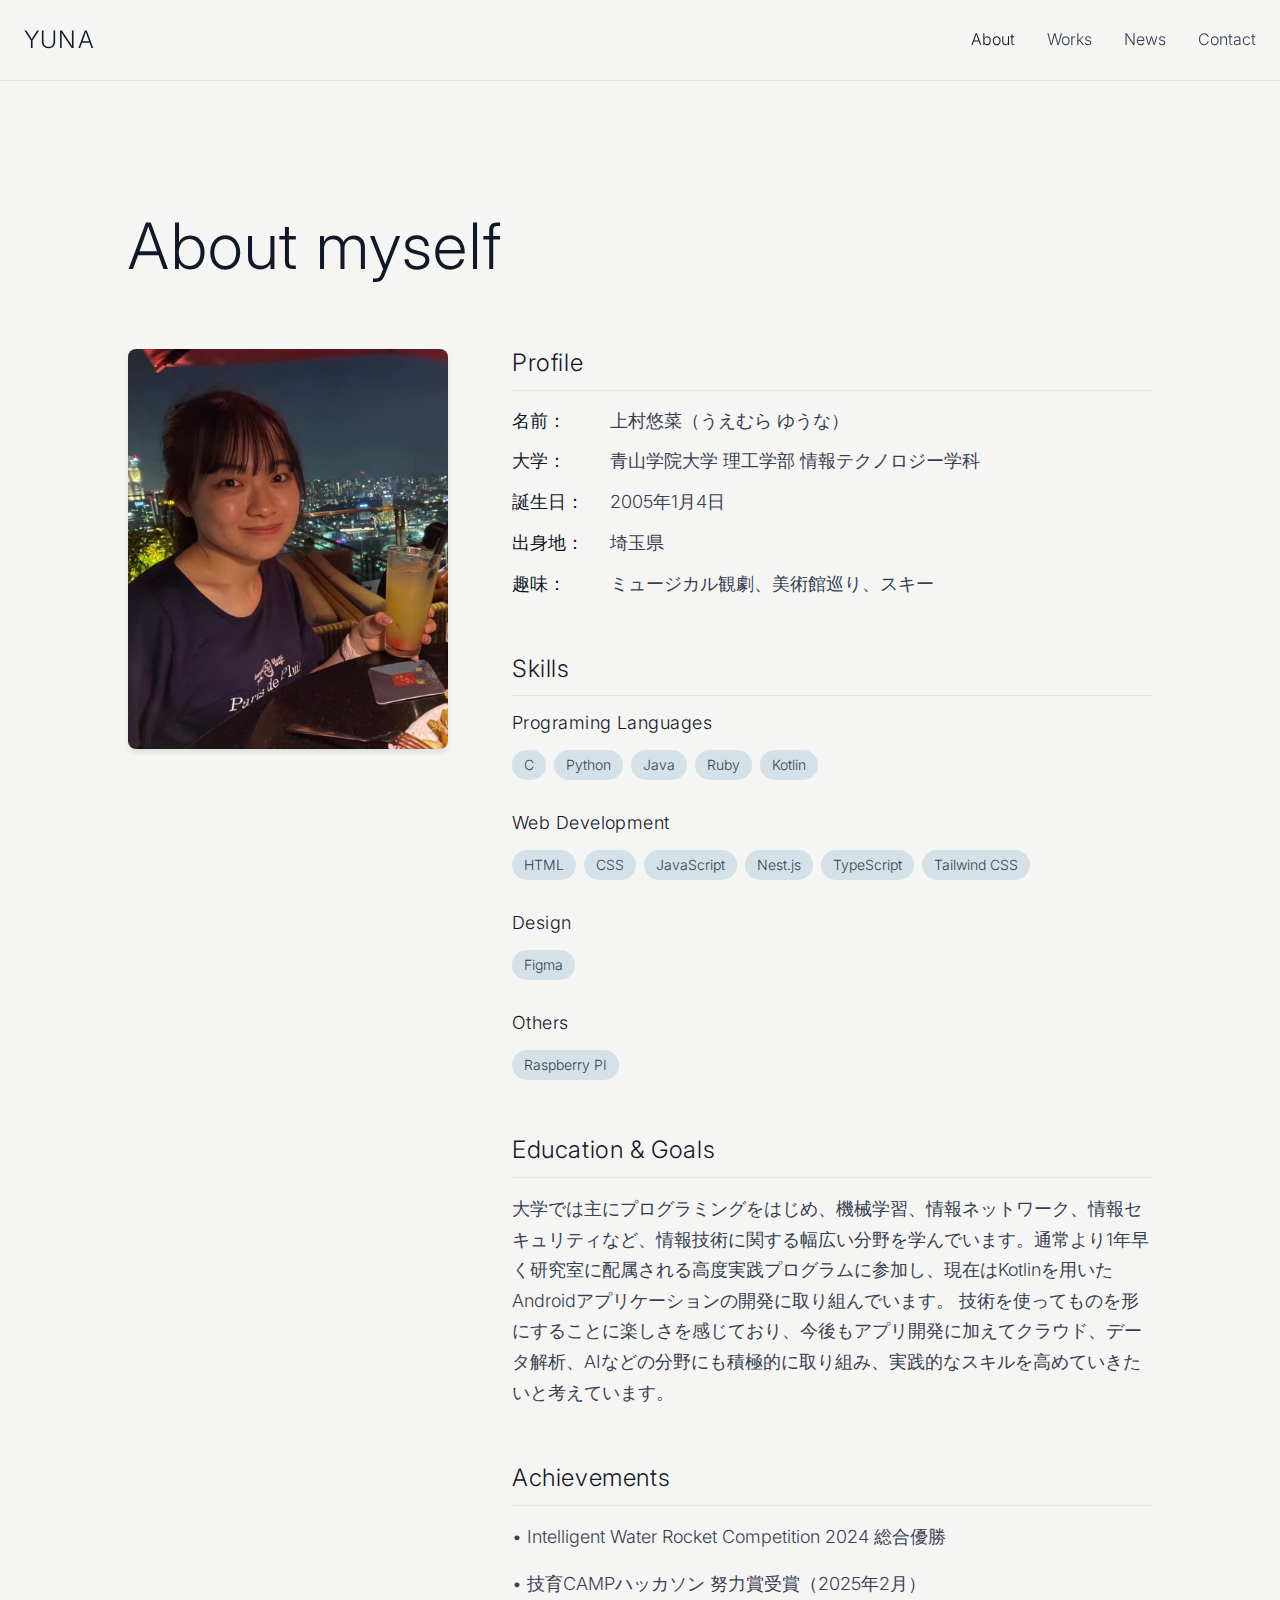
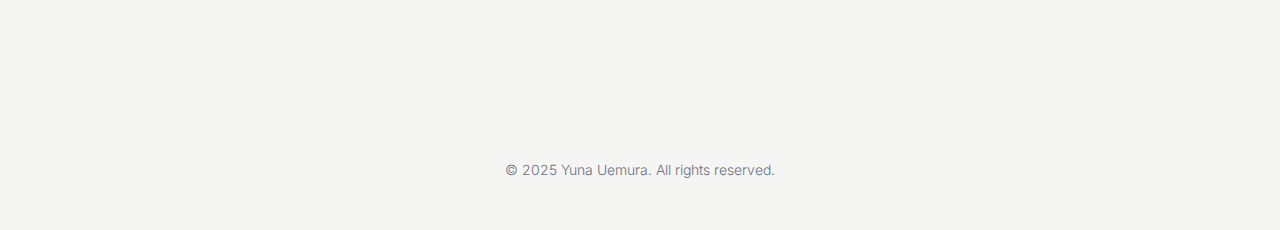
<file: about.html>
<!DOCTYPE html>
<html lang="ja">
<head>
    <meta charset="UTF-8">
    <meta name="viewport" content="width=device-width, initial-scale=1.0">
    <title>自己紹介 - 上村悠菜</title>
    <meta name="description" content="上村悠菜の詳細なプロフィール、スキル、学習目標について">
    
    <!-- Favicon -->
    <link rel="icon" href="favicon.ico" type="image/x-icon">
    <link rel="apple-touch-icon" href="apple-touch-icon.png">
    
    <!-- Google Fonts -->
    <link rel="preconnect" href="https://fonts.googleapis.com">
    <link rel="preconnect" href="https://fonts.gstatic.com" crossorigin>
    <link href="https://fonts.googleapis.com/css2?family=Inter:wght@300;400;500;600&display=swap" rel="stylesheet">
    
    <!-- CSS -->
    <link rel="stylesheet" href="styles.css">
</head>
<body>
    <!-- Header Placeholder -->
    <div id="header-placeholder"></div>

    <!-- Main Content -->
    <main>
        <section class="page-section">
            <div class="container">
                <h1 class="page-title">About myself</h1>
                
                <div class="about-detail-grid">
                    <div class="profile-image">
                        <img src="images/yuna.jpg" alt="上村悠菜のプロフィール写真" class="profile-image-about">
                    </div>
                    
                    <div class="profile-content">
                        <div class="profile-section">
                            <h2 class="profile-section-title">Profile</h2>
                            <div class="profile-items">
                                <div class="profile-item">
                                  <span class="profile-label">名前：</span>
                                  <span class="profile-value">上村悠菜（うえむら ゆうな）</span>
                                </div>
                                <div class="profile-item">
                                  <span class="profile-label">大学：</span>
                                  <span class="profile-value">青山学院大学 理工学部 情報テクノロジー学科</span>
                                </div>
                                <div class="profile-item">
                                  <span class="profile-label">誕生日：</span>
                                  <span class="profile-value">2005年1月4日</span>
                                </div>
                                <div class="profile-item">
                                  <span class="profile-label">出身地：</span>
                                  <span class="profile-value">埼玉県</span>
                                </div>
                                <div class="profile-item">
                                  <span class="profile-label">趣味：</span>
                                  <span class="profile-value">ミュージカル観劇、美術館巡り、スキー</span>
                                </div>
                              </div>
                        </div>

                        <div class="profile-section">
                            <h2 class="profile-section-title">Skills</h2>
                            <div class="tech-stack">
                                <div class="tech-category">
                                    <h3 class="tech-category-title">Programing Languages</h3>
                                    <div class="tech-tags">
                                        <span class="tech-tag">C</span>
                                        <span class="tech-tag">Python</span>
                                        <span class="tech-tag">Java</span>
                                        <span class="tech-tag">Ruby</span>
                                        <span class="tech-tag">Kotlin</span>
                                    </div>
                                </div>
                                <div class="tech-category">
                                    <h3 class="tech-category-title">Web Development</h3>
                                    <div class="tech-tags">
                                        <span class="tech-tag">HTML</span>
                                        <span class="tech-tag">CSS</span>
                                        <span class="tech-tag">JavaScript</span>
                                        <span class="tech-tag">Nest.js</span>
                                        <span class="tech-tag">TypeScript</span>
                                        <span class="tech-tag">Tailwind CSS</span>
                                    </div>
                                </div>
                                <div class="tech-category">
                                    <h3 class="tech-category-title">Design</h3>
                                    <div class="tech-tags">
                                        <span class="tech-tag">Figma</span>
                                    </div>
                                </div>
                                <div class="tech-category">
                                    <h3 class="tech-category-title">Others</h3>
                                    <div class="tech-tags">
                                        <span class="tech-tag">Raspberry PI</span>
                                    </div>
                                </div>
                            </div>
                        </div>

                        <div class="profile-section">
                            <h2 class="profile-section-title">Education & Goals</h2>
                            <div class="profile-text">
                                <p>大学では主にプログラミングをはじめ、機械学習、情報ネットワーク、情報セキュリティなど、情報技術に関する幅広い分野を学んでいます。通常より1年早く研究室に配属される高度実践プログラムに参加し、現在はKotlinを用いたAndroidアプリケーションの開発に取り組んでいます。
                                    技術を使ってものを形にすることに楽しさを感じており、今後もアプリ開発に加えてクラウド、データ解析、AIなどの分野にも積極的に取り組み、実践的なスキルを高めていきたいと考えています。</p>
                            </div>
                        </div>

                        <div class="profile-section">
                            <h2 class="profile-section-title">Achievements</h2>
                            <div class="achievements-list">
                                <p>• Intelligent Water Rocket Competition 2024 総合優勝</p>
                                <p>• 技育CAMPハッカソン 努力賞受賞（2025年2月）</p>
                            </div>
                        </div>
                    </div>
                </div>
            </div>
        </section>
    </main>

    <!-- Footer Placeholder -->
    <div id="footer-placeholder"></div>

    <!-- JavaScript -->
    <script src="js/components.js"></script>
    <script src="js/script.js"></script>
</body>
</html>
</file>
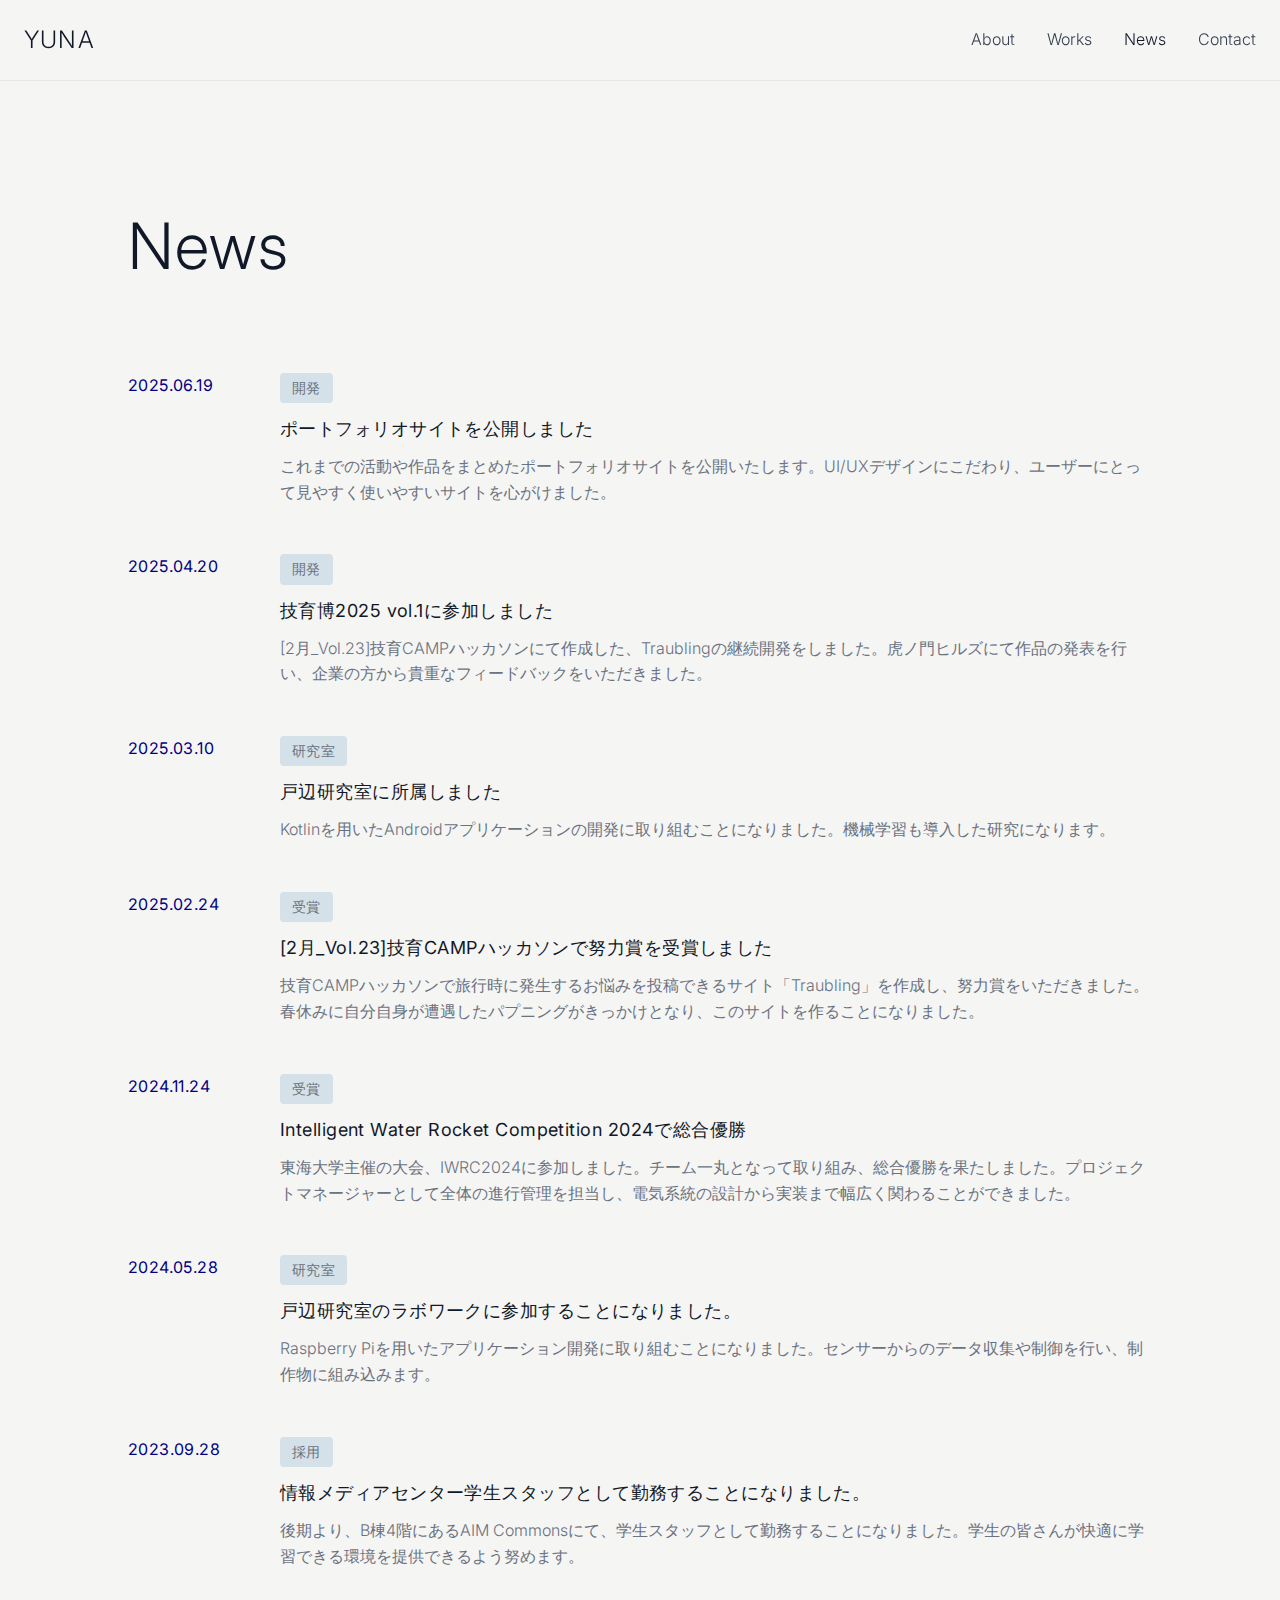
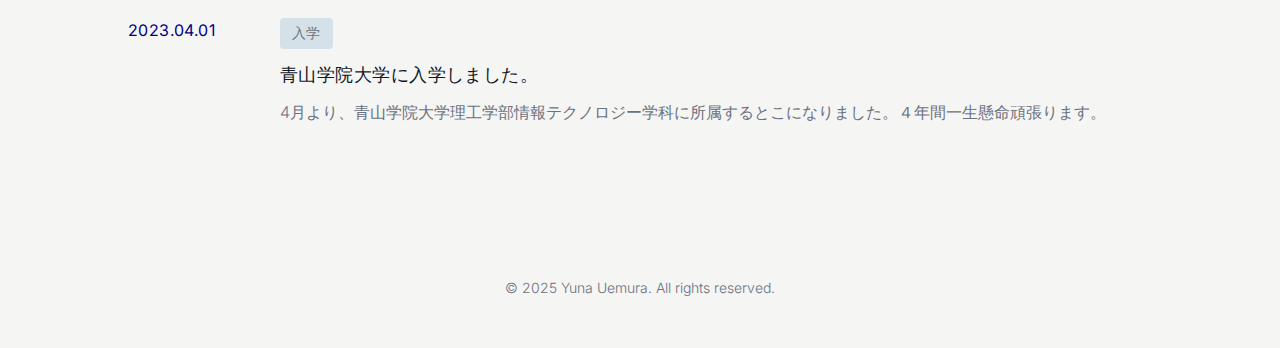
<file: news.html>
<!DOCTYPE html>
<html lang="ja">
<head>
    <meta charset="UTF-8">
    <meta name="viewport" content="width=device-width, initial-scale=1.0">
    <title>お知らせ - 上村悠菜</title>
    <meta name="description" content="上村悠菜の最新情報、受賞歴、活動報告">
    
    <!-- Favicon -->
    <link rel="icon" href="favicon.ico" type="image/x-icon">
    <link rel="apple-touch-icon" href="apple-touch-icon.png">
    
    <!-- Google Fonts -->
    <link rel="preconnect" href="https://fonts.googleapis.com">
    <link rel="preconnect" href="https://fonts.gstatic.com" crossorigin>
    <link href="https://fonts.googleapis.com/css2?family=Inter:wght@300;400;500;600&display=swap" rel="stylesheet">
    
    <!-- CSS -->
    <link rel="stylesheet" href="styles.css">
</head>
<body>
    <!-- Header Placeholder -->
    <div id="header-placeholder"></div>

    <!-- Main Content -->
    <main>
        <section class="page-section">
            <div class="container">
                <h1 class="page-title">News</h1>
                
                <div class="news-container">
                    <div class="news-list" id="news-container">
                        <!-- News items will be loaded here by JavaScript -->
                        <div class="loading-placeholder">お知らせを読み込み中...</div>
                    </div>
                </div>
            </div>
        </section>
    </main>

    <!-- Footer Placeholder -->
    <div id="footer-placeholder"></div>

    <!-- JavaScript -->
    <script src="js/components.js"></script>
    <script src="js/news.js"></script>
    <script src="js/script.js"></script>
</body>
</html>
</file>
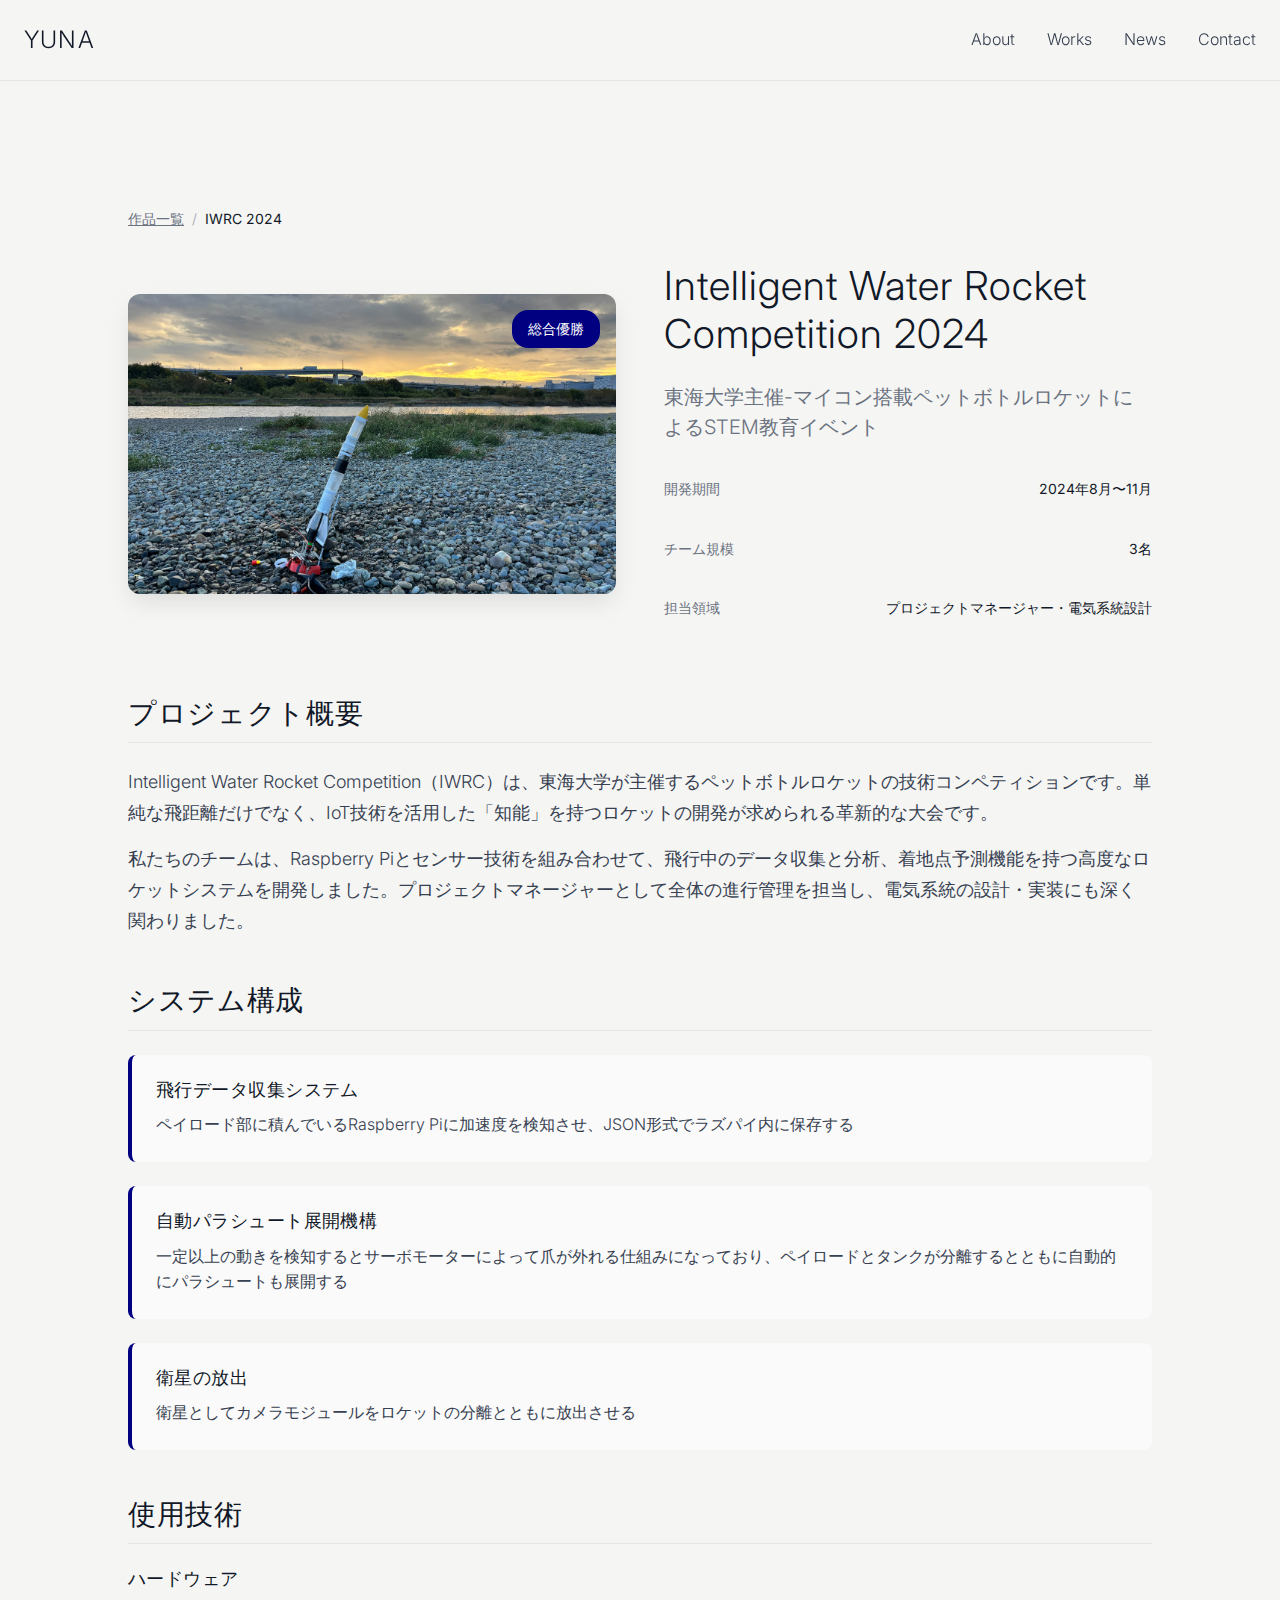
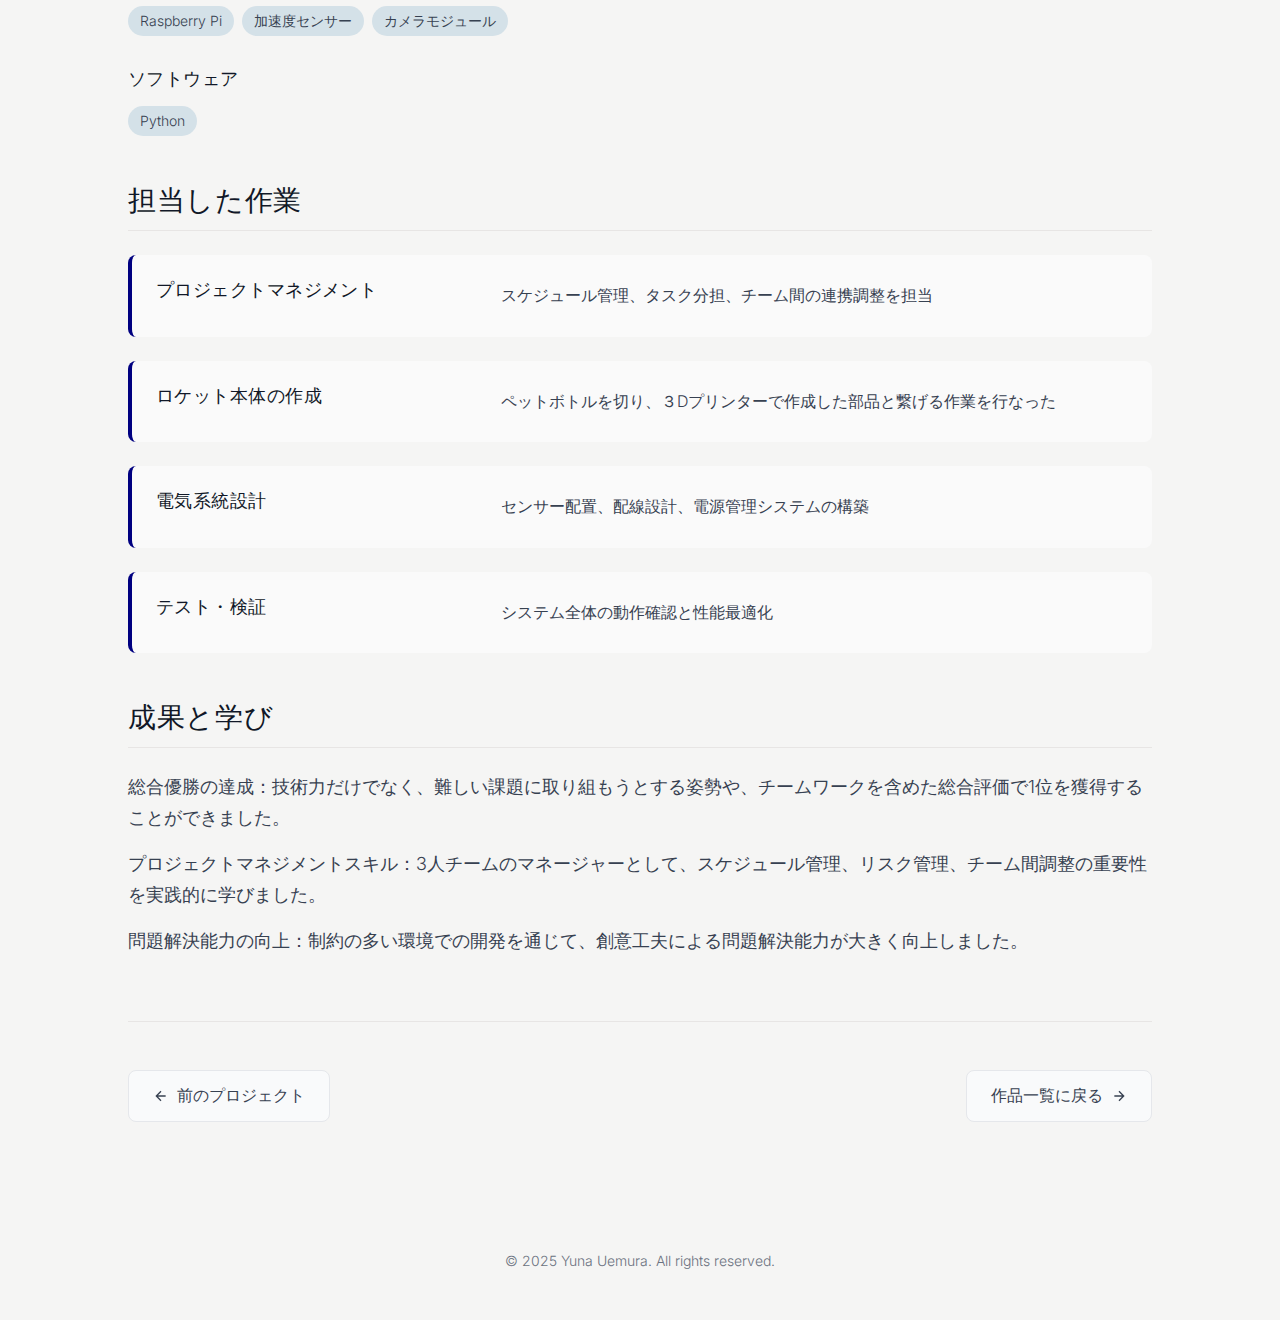
<file: project-iwrc.html>
<!DOCTYPE html>
<html lang="ja">
<head>
    <meta charset="UTF-8">
    <meta name="viewport" content="width=device-width, initial-scale=1.0">
    <title>Intelligent Water Rocket Competition - 上村悠菜</title>
    <meta name="description" content="東海大学主催ペットボトルロケットコンペティション総合優勝プロジェクト">
    
    <!-- Favicon -->
    <link rel="icon" href="favicon.ico" type="image/x-icon">
    <link rel="apple-touch-icon" href="apple-touch-icon.png">
    
    <!-- Google Fonts -->
    <link rel="preconnect" href="https://fonts.googleapis.com">
    <link rel="preconnect" href="https://fonts.gstatic.com" crossorigin>
    <link href="https://fonts.googleapis.com/css2?family=Inter:wght@300;400;500;600&display=swap" rel="stylesheet">
    
    <!-- CSS -->
    <link rel="stylesheet" href="styles.css">
</head>
<body>
    <!-- Header Placeholder -->
    <div id="header-placeholder"></div>

    <!-- Main Content -->
    <main>
        <section class="page-section">
            <div class="container">
                <!-- Breadcrumb -->
                <nav class="breadcrumb">
                    <a href="projects.html" class="breadcrumb-link">作品一覧</a>
                    <span class="breadcrumb-separator">/</span>
                    <span class="breadcrumb-current">IWRC 2024</span>
                </nav>

                <!-- Project Header -->
                <div class="project-header-section">
                    <div class="project-hero-image">
                        <img src="images/IWRC.JPG" alt="IWRCプロジェクト" class="project-hero-img">
                        <div class="project-status-badge">総合優勝</div>
                    </div>
                    <div class="project-hero-content">
                        <h1 class="project-hero-title">Intelligent Water Rocket Competition 2024</h1>
                        <p class="project-hero-subtitle">東海大学主催-マイコン搭載ペットボトルロケットによるSTEM教育イベント</p>
                        <div class="project-meta">
                            <div class="project-meta-item">
                                <span class="meta-label">開発期間</span>
                                <span class="meta-value">2024年8月〜11月</span>
                            </div>
                            <div class="project-meta-item">
                                <span class="meta-label">チーム規模</span>
                                <span class="meta-value">3名</span>
                            </div>
                            <div class="project-meta-item">
                                <span class="meta-label">担当領域</span>
                                <span class="meta-value">プロジェクトマネージャー・電気系統設計</span>
                            </div>
                        </div>
                    </div>
                </div>

                <!-- Project Content -->
                <div class="project-content-section">
                    <div class="project-section">
                        <h2 class="project-section-title">プロジェクト概要</h2>
                        <div class="project-text">
                            <p>Intelligent Water Rocket Competition（IWRC）は、東海大学が主催するペットボトルロケットの技術コンペティションです。単純な飛距離だけでなく、IoT技術を活用した「知能」を持つロケットの開発が求められる革新的な大会です。</p>
                            <p>私たちのチームは、Raspberry Piとセンサー技術を組み合わせて、飛行中のデータ収集と分析、着地点予測機能を持つ高度なロケットシステムを開発しました。プロジェクトマネージャーとして全体の進行管理を担当し、電気系統の設計・実装にも深く関わりました。</p>
                        </div>
                    </div>

                    <div class="project-section">
                        <h2 class="project-section-title">システム構成</h2>
                        <div class="feature-list">
                            <div class="feature-item">
                                <h3 class="feature-title">飛行データ収集システム</h3>
                                <p class="feature-description">ペイロード部に積んでいるRaspberry Piに加速度を検知させ、JSON形式でラズパイ内に保存する</p>
                            </div>
                            <div class="feature-item">
                                <h3 class="feature-title">自動パラシュート展開機構</h3>
                                <p class="feature-description">一定以上の動きを検知するとサーボモーターによって爪が外れる仕組みになっており、ペイロードとタンクが分離するとともに自動的にパラシュートも展開する</p>
                            </div>
                            <div class="feature-item">
                                <h3 class="feature-title">衛星の放出</h3>
                                <p class="feature-description">衛星としてカメラモジュールをロケットの分離とともに放出させる</p>
                            </div>
                        </div>
                    </div>

                    <div class="project-section">
                        <h2 class="project-section-title">使用技術</h2>
                        <div class="tech-stack">
                            <div class="tech-category">
                                <h3 class="tech-category-title">ハードウェア</h3>
                                <div class="tech-tags">
                                    <span class="tech-tag">Raspberry Pi</span>
                                    <span class="tech-tag">加速度センサー</span>
                                    <span class="tech-tag">カメラモジュール</span>
                                </div>
                            </div>
                            <div class="tech-category">
                                <h3 class="tech-category-title">ソフトウェア</h3>
                                <div class="tech-tags">
                                    <span class="tech-tag">Python</span>
                                </div>
                            </div>
                        </div>
                    </div>

                    <div class="project-section">
                        <h2 class="project-section-title">担当した作業</h2>
                        <div class="work-list">
                            <div class="work-item">
                                <h3 class="work-title">プロジェクトマネジメント</h3>
                                <p class="work-description">スケジュール管理、タスク分担、チーム間の連携調整を担当</p>
                            </div>
                            <div class="work-item">
                                <h3 class="work-title">ロケット本体の作成</h3>
                                <p class="work-description">ペットボトルを切り、３Dプリンターで作成した部品と繋げる作業を行なった</p>
                            </div>
                            <div class="work-item">
                                <h3 class="work-title">電気系統設計</h3>
                                <p class="work-description">センサー配置、配線設計、電源管理システムの構築</p>
                            </div>
                            <div class="work-item">
                                <h3 class="work-title">テスト・検証</h3>
                                <p class="work-description">システム全体の動作確認と性能最適化</p>
                            </div>
                        </div>
                    </div>

                    <div class="project-section">
                        <h2 class="project-section-title">成果と学び</h2>
                        <div class="project-text">
                            <p><strong>総合優勝の達成：</strong>技術力だけでなく、難しい課題に取り組もうとする姿勢や、チームワークを含めた総合評価で1位を獲得することができました。</p>
                            <p><strong>プロジェクトマネジメントスキル：</strong>3人チームのマネージャーとして、スケジュール管理、リスク管理、チーム間調整の重要性を実践的に学びました。</p>
                            <p><strong>問題解決能力の向上：</strong>制約の多い環境での開発を通じて、創意工夫による問題解決能力が大きく向上しました。</p>
                        </div>
                    </div>
                </div>

                <!-- Navigation -->
                <div class="project-navigation">
                    <a href="project-traubling.html" class="nav-button nav-back">
                        <svg class="nav-icon" width="16" height="16" viewBox="0 0 24 24" fill="none" stroke="currentColor" stroke-width="2">
                            <path d="M19 12H5M12 19l-7-7 7-7"/>
                        </svg>
                        前のプロジェクト
                    </a>
                    <a href="projects.html" class="nav-button nav-next">
                        作品一覧に戻る
                        <svg class="nav-icon" width="16" height="16" viewBox="0 0 24 24" fill="none" stroke="currentColor" stroke-width="2">
                            <path d="M5 12h14M12 5l7 7-7 7"/>
                        </svg>
                    </a>
                </div>
            </div>
        </section>
    </main>

    <!-- Footer Placeholder -->
    <div id="footer-placeholder"></div>

    <!-- JavaScript -->
    <script src="js/components.js"></script>
    <script src="js/script.js"></script>
</body>
</html>
</file>
<file: styles.css>
/* Reset and Base Styles */
* {
  margin: 0;
  padding: 0;
  box-sizing: border-box;
}

html {
  scroll-behavior: smooth;
}

body {
  font-family: "Inter", -apple-system, BlinkMacSystemFont, "Segoe UI", Roboto, sans-serif;
  font-weight: 300;
  line-height: 1.6;
  color: #374151;
  background-color: #f5f5f4;
  min-height: 100vh;
  display: flex;
  flex-direction: column;
}

/* Typography */
h1,
h2,
h3,
h4,
h5,
h6 {
  font-weight: 300;
  letter-spacing: 0.025em;
  line-height: 1.2;
}

a {
  text-decoration: none;
  color: inherit;
  transition: all 0.3s ease;
}

/* Header */
.header {
  position: fixed;
  top: 0;
  left: 0;
  right: 0;
  background-color: rgba(245, 245, 244, 0.9);
  backdrop-filter: blur(8px);
  z-index: 1000;
  border-bottom: 1px solid #e7e5e4;
}

.header-container {
  max-width: 1280px;
  margin: 0 auto;
  padding: 0 1.5rem;
  display: flex;
  justify-content: space-between;
  align-items: center;
  height: 5rem;
}

.logo {
  font-size: 1.5rem;
  font-weight: 300;
  color: #111827;
  letter-spacing: 0.05em;
}

.nav {
  display: flex;
  gap: 2rem;
}

.nav-link {
  font-size: 1rem;
  font-weight: 300;
  color: #374151;
  transition: color 0.3s ease;
}

.nav-link:hover,
.nav-link.active {
  color: #111827;
}

.menu-toggle {
  display: none;
  flex-direction: column;
  background: none;
  border: none;
  cursor: pointer;
  padding: 0.5rem;
}

.hamburger {
  width: 1.5rem;
  height: 2px;
  background-color: #374151;
  margin: 2px 0;
  transition: 0.3s;
}

/* Main Content */
main {
  flex: 1;
  padding-top: 5rem;
}

/* Hero Section */
.hero {
  min-height: 90vh;
  display: flex;
  align-items: center;
  justify-content: center;
}

.hero-container {
  max-width: 1280px;
  width: 100%;
  margin: 0 auto;
}

.hero-content {
  display: grid;
  grid-template-columns: 1fr 1fr;
  gap: 4rem;
  align-items: center;
}

.hero-title {
  font-size: 5rem;
  font-weight: 300;
  color: #111827;
  line-height: 1.1;
  margin-bottom: 2rem;
}

.hero-subtitle {
  display: flex;
  flex-direction: column;
  gap: 1rem;
  font-size: 1.125rem;
  color: #6b7280;
}

.hero-image {
  display: flex;
  justify-content: center;
}

/* Hero Image with Gradient Overlay */
.hero-image-container {
  position: relative;
  width: 100%;
  height: 24rem;
  border-radius: 0.5rem;
  overflow: hidden;
}

.profile-image-main {
  width: 100%;
  height: 100%;
  object-fit: cover;
  object-position: center;
}

.gradient-overlay {
  position: absolute;
  top: 0;
  left: 0;
  right: 0;
  bottom: 0;
  background: linear-gradient(to right, #f5f5f4 3%, rgba(245, 245, 244, 0.8) 5%, rgba(245, 245, 244, 0.4) 10%, transparent 100%);
  pointer-events: none;
}

/* Profile Images for other pages */
.profile-image-about {
  width: 100%;
  height: 25rem;
  object-fit: cover;
  object-position: center;
  border-radius: 0.5rem;
  box-shadow: 0 4px 6px -1px rgba(0, 0, 0, 0.1);
}

/* Work Images */
.work-image {
  width: 100%;
  height: 12rem;
  border-radius: 0.5rem;
  overflow: hidden;
}

.work-image-item {
  width: 100%;
  height: 100%;
  object-fit: cover;
  object-position: center;
}

/* スライド用アニメーション */
.slide {
  position: absolute;
  width: 100%;
  height: 100%;
  opacity: 0;
  transform: translateX(100%);
  transition: transform 0.6s ease, opacity 0.6s ease;
  z-index: 0;
}

.slide.active {
  opacity: 1;
  transform: translateX(0);
  z-index: 2;
}

.slide.prev {
  transform: translateX(-100%);
  opacity: 0;
  z-index: 1;
}

.slideshow-container {
  position: relative;
  width: 100%;
  height: 24rem; /* .hero-image-container と同じ高さ */
  overflow: hidden; /* これでスライドのはみ出しを隠す */
  border-radius: 0.5rem; /* 角丸も必要なら追加 */
}

/* Legacy image placeholder styles for fallback */
.image-placeholder {
  width: 100%;
  max-width: 28rem;
  height: 24rem;
  background-color: #e5e7eb;
  border-radius: 0.5rem;
  box-shadow: 0 10px 25px -3px rgba(0, 0, 0, 0.1);
  display: flex;
  align-items: center;
  justify-content: center;
  color: #6b7280;
  font-size: 1rem;
}

/* Sections */
.section {
  padding: 5rem 1.5rem;
  border-top: 1px solid #e7e5e4;
}

.container {
  max-width: 64rem;
  margin: 0 auto;
}

.section-title {
  font-size: clamp(2rem, 5vw, 4rem);
  font-weight: 300;
  color: #111827;
  margin-bottom: 1.5rem;
}

.section-header {
  display: flex;
  justify-content: space-between;
  align-items: flex-end;
  margin-bottom: 4rem;
}

/* About Section */
.text-content {
  display: flex;
  flex-direction: column;
  gap: 1rem;
  font-size: 1.125rem;
  color: #374151;
  line-height: 1.7;
  margin-bottom: 2rem;
}

.link-with-arrow {
  display: inline-flex;
  align-items: center;
  gap: 0.5rem;
  font-size: 1.125rem;
  color: #374151;
  transition: color 0.3s ease;
}

.link-with-arrow:hover {
  color: #111827;
}

.arrow-icon {
  transition: transform 0.3s ease;
}

.link-with-arrow:hover .arrow-icon {
  transform: translateX(0.25rem);
}

.about-info {
  display: flex;
  flex-direction: column;
  gap: 1.5rem;
}

.info-item{
  margin-bottom: 2rem;
}

.info-item h3 {
  font-size: 1.125rem;
  color: #111827;
  margin-bottom: 1rem;
}

.info-item p {
  color: #374151;
  line-height: 1.6;
}

.achievements {
  display: flex;
  flex-direction: column;
  gap: 0.5rem;
}

/* Works Section */
.works-list {
  display: flex;
  flex-direction: column;
  gap: 3rem;
}

.work-item {
  display: grid;
  grid-template-columns: 1fr 2fr;
  gap: 2rem;
  align-items: center;
  transition: opacity 0.3s ease;
}

.work-item:hover {
  opacity: 0.7;
}

.work-content {
  display: flex;
  flex-direction: column;
  gap: 1rem;
}

.work-header {
  display: flex;
  justify-content: space-between;
  align-items: baseline;
}

.work-title {
  font-size: 1.5rem;
  font-weight: 300;
  color: #111827;
  transition: text-decoration 0.3s ease;
}

.work-item:hover .work-title {
  text-decoration: underline;
}

.work-year {
  font-size: 1.125rem;
  color: #6b7280;
}

.work-description {
  font-size: 1.125rem;
  color: #374151;
  line-height: 1.6;
}

.work-achievement {
  font-size: 1rem;
  color: #6b7280;
  font-style: italic;
}

/* Contact Section */

.social-links {
  display: flex;
  gap: 1rem;
}

.social-link {
  color: #374151;
  font-size: 2rem;
  text-decoration: underline;
  transition: color 0.3s ease;
}

.social-link:hover {
  color: #111827;
}

/* Footer */
.footer {
  background-color: #f5f5f4;
  padding: 3rem 1.5rem;
  text-align: center;
}

.footer p {
  color: #6b7280;
  font-size: 0.875rem;
}

/* Page Styles */
.page-section {
  padding: 8rem 1.5rem 5rem;
}

.page-title {
  font-size: clamp(2.5rem, 6vw, 4rem);
  font-weight: 300;
  color: #111827;
  margin-bottom: 4rem;
}

/* Profile Styles */
.about-detail-grid {
  display: grid;
  grid-template-columns: 1fr 2fr;
  gap: 4rem;
}

.profile-content {
  display: flex;
  flex-direction: column;
  gap: 1.5rem;
}

.profile-section {
  display: flex;
  flex-direction: column;
  gap: 1rem;
  margin-bottom: 2rem;
}

.profile-section-title {
  font-size: 1.5rem;
  font-weight: 300;
  color: #111827;
  padding-bottom: 0.75rem;
  border-bottom: 1px solid #e7e5e4;
}

.profile-items {
  display: flex;
  flex-direction: column;
  gap: 0.75rem;
}

.profile-item {
  display: flex;
  flex-wrap: wrap;
  font-size: 1rem;
  line-height: 1.6;
}

.profile-label {
  font-weight: 400;
  margin-right: 0.5rem;
  font-size: 1.125rem;
  color: #111827; /* ダークグレー */
  min-width: 5em;
}

.profile-value {
  font-size: 1.125rem;
  color: #374151; /* やや薄めのグレー */
}

.profile-text {
  display: flex;
  flex-direction: column;
  gap: 1rem;
  font-size: 1.125rem;
  color: #374151;
  line-height: 1.7;
}

.skills-grid {
  display: grid;
  grid-template-columns: repeat(2, 1fr);
  gap: 2rem;
}

.skill-category {
  display: flex;
  flex-direction: column;
  gap: 1rem;
}

.skill-category h3 {
  font-size: 1.125rem;
  font-weight: 300;
  color: #111827;
}

.skill-category p {
  color: #374151;
  line-height: 1.6;
}

.achievements-list {
  display: flex;
  flex-direction: column;
  gap: 1rem;
  font-size: 1.125rem;
  color: #374151;
  line-height: 1.7;
}

/* Enhanced Contact Form Styles */
.contact-detail-grid {
  display: grid;
  grid-template-columns: 1fr 1fr;
  gap: 4rem;
}

.contact-form {
  display: flex;
  flex-direction: column;
  gap: 2rem;
}

.form-group {
  display: flex;
  flex-direction: column;
  gap: 0.5rem;
}

.form-label {
  font-size: 1rem;
  font-weight: 400;
  color: #374151;
  margin-bottom: 0.5rem;
}

.required {
  color: #ef4444;
  font-weight: 500;
}

.form-input,
.form-textarea {
  width: 100%;
  padding: 1rem;
  background: white;
  border: 1px solid #d1d5db;
  border-radius: 0.5rem;
  font-size: 1rem;
  font-weight: 300;
  color: #374151;
  transition: all 0.3s ease;
}

.form-input:focus,
.form-textarea:focus {
  outline: none;
  border-color: #000080;
  box-shadow: 0 0 0 3px rgba(61, 87, 217, 0.1);
  transform: translateY(-2px);
}

.form-input.error,
.form-textarea.error {
  border-color: #ef4444;
  box-shadow: 0 0 0 3px rgba(239, 68, 68, 0.1);
}

.form-input::placeholder,
.form-textarea::placeholder {
  color: #9ca3af;
}

.form-textarea {
  resize: vertical;
  min-height: 8rem;
}

.form-error {
  display: none;
  color: #ef4444;
  font-size: 0.875rem;
  margin-top: 0.25rem;
}

/* Checkbox Styles */
.checkbox-label {
  display: flex;
  align-items: flex-start;
  gap: 0.75rem;
  cursor: pointer;
  font-size: 0.875rem;
  line-height: 1.5;
}

.checkbox-label input[type="checkbox"] {
  display: none;
}

.checkmark {
  width: 1.25rem;
  height: 1.25rem;
  border: 2px solid #d1d5db;
  border-radius: 0.25rem;
  display: flex;
  align-items: center;
  justify-content: center;
  transition: all 0.3s ease;
  flex-shrink: 0;
  margin-top: 0.125rem;
}

.checkbox-label input[type="checkbox"]:checked + .checkmark {
  background-color: #000080;
  border-color: #000080;
}

.checkbox-label input[type="checkbox"]:checked + .checkmark::after {
  content: "✓";
  color: white;
  font-size: 0.875rem;
  font-weight: 600;
}

.checkbox-text {
  flex: 1;
}

.privacy-link {
  color: #000080;
  text-decoration: underline;
}

.privacy-link:hover {
  color: #000080;
}

/* Privacy Policy Modal */
.privacy-section {
  margin-bottom: 3rem;
}

.privacy-section-title {
  font-size: 1.4rem;
  font-weight: 500;
  margin-bottom: 1rem;
  border-left: 4px solid #4b5563;
  padding-left: 0.75rem;
  color: #222;
}

/* === 本文テキスト === */
.privacy-content-text p {
  margin-bottom: 1rem;
}

.privacy-intro{
  font-size: 1.1rem;
  margin-bottom: 1.1rem;
}

/* === リスト（番号付き/箇条書き） === */
.privacy-list {
  padding-left: 1.5rem;
  list-style-type: disc;
  margin-bottom: 1rem;
}

.privacy-sublist {
  padding-left: 1.5rem;
  list-style-type: circle;
  margin-top: 0.5rem;
}

.privacy-list li,
.privacy-sublist li {
  margin-bottom: 0.5rem;
}

/* === お問い合わせ先情報 === */
.contact-info-box {
  background-color: #fff;
  border: 1px solid #e5e7eb;
  border-radius: 8px;
  padding: 1rem;
  margin-top: 1rem;
  font-size: 0.95rem;
  line-height: 1.6;
  box-shadow: 0 1px 2px rgba(0,0,0,0.05);
}

.email-link {
  color: #2563eb;
  text-decoration: underline;
}

.email-link:hover {
  color: #1d4ed8;
}

/* === フッター部分 === */
.privacy-footer {
  text-align: right;
  font-size: 0.9rem;
  color: #444;
  margin-top: 2rem;
}

/* Submit Button */
.form-submit {
  align-self: flex-start;
  background-color: #000080;
  color: white;
  border: none;
  padding: 1rem 2rem;
  border-radius: 0.5rem;
  font-size: 1rem;
  font-weight: 400;
  cursor: pointer;
  transition: all 0.3s ease;
  display: flex;
  align-items: center;
  gap: 0.5rem;
  min-width: 150px;
  justify-content: center;
}

.form-submit:hover:not(:disabled) {
  transform: translateY(-2px);
  box-shadow: 0 4px 12px rgba(9, 122, 193, 0.3);
}

.form-submit:disabled {
  opacity: 0.7;
  cursor: not-allowed;
  transform: none;
}

.btn-loading {
  display: none;
  align-items: center;
  gap: 0.5rem;
}

.loading-spinner {
  width: 1rem;
  height: 1rem;
  border: 2px solid rgba(255, 255, 255, 0.3);
  border-top: 2px solid white;
  border-radius: 50%;
  animation: spin 1s linear infinite;
}

@keyframes spin {
  0% {
    transform: rotate(0deg);
  }
  100% {
    transform: rotate(360deg);
  }
}

/* Form Note */
.form-note {
  margin-top: 1rem;
  padding: 1rem;
  background: #f9fafb;
  border-radius: 0.5rem;
  font-size: 0.875rem;
  color: #6b7280;
  line-height: 1.5;
}

.email-link {
  color: #000080;
  text-decoration: underline;
}

.email-link:hover {
  color: #000080;
}

/* Message Styles */
.message {
  display: none;
  align-items: flex-start;
  gap: 1rem;
  padding: 1rem;
  border-radius: 0.5rem;
  margin-bottom: 2rem;
  animation: slideIn 0.3s ease-out;
}

.success-message {
  background: #f0fdf4;
  border: 1px solid #bbf7d0;
  color: #166534;
}

.error-message {
  background: #fef2f2;
  border: 1px solid #fecaca;
  color: #dc2626;
}

.message-icon {
  font-size: 1.5rem;
  font-weight: 600;
  flex-shrink: 0;
}

.message-content h3 {
  font-size: 1.125rem;
  font-weight: 500;
  margin-bottom: 0.25rem;
}

.message-content p {
  font-size: 0.875rem;
  line-height: 1.5;
}

@keyframes slideIn {
  from {
    opacity: 0;
    transform: translateY(-10px);
  }
  to {
    opacity: 1;
    transform: translateY(0);
  }
}

/* Response Info */
.response-info {
  display: flex;
  flex-direction: column;
  gap: 0.75rem;
}

.response-label {
  font-size: 1rem;
  color: #6b7280;
}

/* News Styles - Clean Design */
.news-container {
  max-width: 100%;
}

.news-list,
.news-preview-list {
  display: flex;
  flex-direction: column;
  gap: 0;
}

.news-item,
.news-preview-item {
  display: flex;
  align-items: flex-start;
  gap: 2rem;
  padding: 1.5rem 0;
  border-bottom: 1px solid #f3f4f6;
  transition: background-color 0.3s ease;
}

.news-item:hover,
.news-preview-item:hover {
  background-color: rgba(249, 250, 251, 0.5);
}

.news-item:last-child,
.news-preview-item:last-child {
  border-bottom: none;
}

.news-date {
  flex-shrink: 0;
  width: 120px;
}

.news-date time {
  font-size: 1rem;
  font-weight: 400;
  color: #000080;
  letter-spacing: 0.025em;
}

.news-content {
  flex: 1;
  display: flex;
  flex-direction: column;
  gap: 0.75rem;
}

.news-meta {
  display: flex;
  align-items: center;
  gap: 1rem;
}

.news-category {
  display: inline-block;
  padding: 0.25rem 0.75rem;
  background-color: #D4E1E8;
  color: #6b7280;
  font-size: 0.875rem;
  font-weight: 400;
  border-radius: 0.25rem;
  letter-spacing: 0.025em;
}

.news-title {
  font-size: 1.125rem;
  font-weight: 400;
  color: #111827;
  line-height: 1.5;
  letter-spacing: 0.025em;
  margin: 0;
}

.news-description {
  font-size: 1rem;
  color: #6b7280;
  line-height: 1.6;
  margin: 0;
}

/* News Preview Section */

.news-preview-list {
  background-color: white;
  border-radius: 0.5rem;
  padding: 1rem;
  box-shadow: 0 1px 3px 0 rgba(0, 0, 0, 0.1);
}

.news-preview-item {
  padding: 1rem 0;
}

.news-preview-item:first-child {
  padding-top: 0;
}

.news-preview-item:last-child {
  padding-bottom: 0;
}

/* Loading Placeholder */
.loading-placeholder {
  text-align: center;
  padding: 2rem;
  color: #9ca3af;
  font-style: italic;
}

/* Responsive Design */
@media (max-width: 768px) {
  .nav {
    display: none;
    position: absolute;
    top: 100%;
    left: 0;
    right: 0;
    background-color: #f5f5f4;
    flex-direction: column;
    padding: 1rem 1.5rem;
    border-top: 1px solid #e7e5e4;
  }

  .nav.active {
    display: flex;
  }

  .menu-toggle {
    display: flex;
  }

  .hero-content {
    grid-template-columns: 1fr;
    gap: 1rem;
    text-align: center;
  }

  .hero-image {
    order: -1;
  }

  .hero-image-container {
    height: 16rem;
  }

  .profile-image-about {
    height: 32rem;
  }

  .about-detail-grid,
  .contact-detail-grid {
    grid-template-columns: 1fr;
    gap: 2rem;
  }

  .work-item {
    grid-template-columns: 1fr;
    gap: 1rem;
  }

  .section-header {
    flex-direction: column;
    align-items: flex-start;
    gap: 1rem;
  }

  .work-header {
    flex-direction: column;
    align-items: flex-start;
    gap: 0.5rem;
  }

  .skills-grid {
    grid-template-columns: 1fr;
    gap: 1.5rem;
  }

  /* News Mobile Styles */
  .news-item,
  .news-preview-item {
    flex-direction: column;
    gap: 0.75rem;
    align-items: flex-start;
  }

  .news-date {
    width: auto;
  }

  .news-date time {
    font-size: 0.875rem;
  }

  .news-title {
    font-size: 1rem;
  }

  .news-description {
    font-size: 0.875rem;
  }

  .slideshow-container {
    position: relative;
    width: 100%;
    height: 16rem; /* .hero-image-container と同じ高さ */
    overflow: hidden; /* これでスライドのはみ出しを隠す */
    border-radius: 0.5rem; /* 角丸も必要なら追加 */
  }
}

@media (max-width: 480px) {
  .section {
    padding: 3rem 1rem;
  }

  .hero {
    padding: 1rem;
  }

  .hero-title {
    font-size: 2.5rem;
  }

  .section-title {
    font-size: 2rem;
  }

  .news-preview-list {
    padding: 0.75rem;
  }

  .news-item,
  .news-preview-item {
    padding: 1rem 0;
  }
}

/* Animations */
@keyframes fadeIn {
  from {
    opacity: 0;
    transform: translateY(20px);
  }
  to {
    opacity: 1;
    transform: translateY(0);
  }
}

.fade-in {
  animation: fadeIn 0.6s ease-out;
}

/* Focus Styles */
*:focus-visible {
  outline: 2px solid #374151;
  outline-offset: 2px;
}

/* Selection */
::selection {
  background-color: #374151;
  color: #f5f5f4;
}

/* Smooth Transitions */
* {
  transition: color 0.3s ease, background-color 0.3s ease, opacity 0.3s ease, transform 0.3s ease;
}

* Projects Page Styles */
.projects-container {
  max-width: 100%;
}

.projects-section {
  margin-bottom: 5rem;
}

.projects-section:last-child {
  margin-bottom: 0;
}

.projects-section-title {
  font-size: 2rem;
  font-weight: 300;
  color: #111827;
  margin-bottom: 2rem;
  padding-bottom: 1rem;
  border-bottom: 1px solid #e7e5e4;
}

.projects-grid {
  display: grid;
  grid-template-columns: repeat(auto-fit, minmax(350px, 1fr));
  gap: 2rem;
}

.project-card {
  background: white;
  border-radius: 0.75rem;
  overflow: hidden;
  box-shadow: 0 4px 6px -1px rgba(0, 0, 0, 0.1);
  transition: all 0.3s ease;
  text-decoration: none;
  color: inherit;
}

.project-card:hover {
  transform: translateY(-4px);
  box-shadow: 0 10px 25px -3px rgba(0, 0, 0, 0.1);
}

.project-card.featured {
  border: 2px solid #000080;
}

.project-image {
  position: relative;
  width: 100%;
  height: 200px;
  overflow: hidden;
}

.project-image-item {
  width: 100%;
  height: 100%;
  object-fit: cover;
  object-position: center;
}

.project-content {
  padding: 1.5rem;
}

.project-header {
  display: flex;
  justify-content: space-between;
  align-items: flex-start;
  margin-bottom: 1rem;
}

.project-title {
  font-size: 1.25rem;
  font-weight: 400;
  color: #111827;
  line-height: 1.4;
  margin: 0;
}

.project-year {
  font-size: 1rem;
  color: #6b7280;
  font-weight: 300;
}

.project-description {
  font-size: 1rem;
  color: #374151;
  line-height: 1.6;
  margin-bottom: 1rem;
}

.project-tech {
  display: flex;
  flex-wrap: wrap;
  gap: 0.5rem;
  margin-bottom: 1rem;
}

.tech-tag {
  display: inline-block;
  padding: 0.25rem 0.75rem;
  background-color: #D4E1E8;
  color: #374151;
  font-size: 0.875rem;
  font-weight: 300;
  border-radius: 1rem;
}

.project-achievement {
  font-size: 0.875rem;
  color: #000080;
  font-weight: 400;
  font-style: italic;
}

/* Project Detail Page Styles */
.breadcrumb {
  display: flex;
  align-items: center;
  gap: 0.5rem;
  margin-bottom: 2rem;
  font-size: 0.875rem;
}

.breadcrumb-link {
  color: #6b7280;
  text-decoration: underline;
  transition: color 0.3s ease;
}

.breadcrumb-link:hover {
  color: #111827;
}

.breadcrumb-separator {
  color: #9ca3af;
}

.breadcrumb-current {
  color: #111827;
  font-weight: 400;
}

.project-header-section {
  display: grid;
  grid-template-columns: 1fr 1fr;
  gap: 3rem;
  margin-bottom: 4rem;
  align-items: center;
}

.project-hero-image {
  position: relative;
}

.project-hero-img {
  width: 100%;
  height: 300px;
  object-fit: cover;
  object-position: center;
  border-radius: 0.75rem;
  box-shadow: 0 10px 25px -3px rgba(0, 0, 0, 0.1);
}

.project-status-badge {
  position: absolute;
  top: 1rem;
  right: 1rem;
  background: #000080;
  color: white;
  padding: 0.5rem 1rem;
  border-radius: 1rem;
  font-size: 0.875rem;
  font-weight: 400;
}

.project-hero-content {
  display: flex;
  flex-direction: column;
  gap: 1.5rem;
}

.project-hero-title {
  font-size: 2.5rem;
  font-weight: 300;
  color: #111827;
  line-height: 1.2;
  margin: 0;
}

.project-hero-subtitle {
  font-size: 1.25rem;
  color: #6b7280;
  line-height: 1.5;
}

.project-meta {
  display: flex;
  flex-direction: column;
  gap: 0.75rem;
}

.project-meta-item {
  display: flex;
  justify-content: space-between;
  align-items: center;
  padding: 0.75rem 0;
  border-bottom: 1px solid #f3f4f6;
}

.meta-label {
  font-size: 0.875rem;
  color: #6b7280;
  font-weight: 300;
}

.meta-value {
  font-size: 0.875rem;
  color: #111827;
  font-weight: 400;
}

.project-content-section {
  display: flex;
  flex-direction: column;
  gap: 3rem;
  margin-bottom: 4rem;
}

.project-section {
  display: flex;
  flex-direction: column;
  gap: 1.5rem;
}

.project-section-title {
  font-size: 1.75rem;
  font-weight: 300;
  color: #111827;
  padding-bottom: 0.75rem;
  border-bottom: 1px solid #e7e5e4;
}

.project-text {
  display: flex;
  flex-direction: column;
  gap: 1rem;
  font-size: 1.125rem;
  color: #374151;
  line-height: 1.7;
}

.feature-list,
.work-list {
  display: grid;
  gap: 1.5rem;
}

.feature-item,
.work-item {
  padding: 1.5rem;
  background: #fafafa;
  border-radius: 0.5rem;
  border-left: 4px solid #000080;
}

.feature-title,
.work-title {
  font-size: 1.125rem;
  font-weight: 400;
  color: #111827;
  margin-bottom: 0.75rem;
}

.feature-description,
.work-description {
  font-size: 1rem;
  color: #374151;
  line-height: 1.6;
}

.tech-stack {
  display: flex;
  flex-direction: column;
  gap: 2rem;
}

.tech-category {
  display: flex;
  flex-direction: column;
  gap: 1rem;
}

.tech-category-title {
  font-size: 1.125rem;
  font-weight: 300;
  color: #111827;
}

.tech-tags {
  display: flex;
  flex-wrap: wrap;
  gap: 0.5rem;
}

.project-navigation {
  display: flex;
  justify-content: space-between;
  align-items: center;
  padding-top: 3rem;
  border-top: 1px solid #e7e5e4;
}

.nav-button {
  display: flex;
  align-items: center;
  gap: 0.5rem;
  padding: 0.75rem 1.5rem;
  background: #f9fafb;
  border: 1px solid #e5e7eb;
  border-radius: 0.5rem;
  color: #374151;
  font-size: 1rem;
  font-weight: 300;
  transition: all 0.3s ease;
  text-decoration: none;
}

.nav-button:hover {
  background: #f3f4f6;
  border-color: #d1d5db;
  color: #111827;
}

.nav-icon {
  transition: transform 0.3s ease;
}

.nav-button:hover .nav-icon {
  transform: translateX(0.25rem);
}

.nav-back:hover .nav-icon {
  transform: translateX(-0.25rem);
}


/* Responsive Design for Project Pages */
@media (max-width: 768px) {
  .projects-grid {
    grid-template-columns: 1fr;
  }

  .project-header-section {
    grid-template-columns: 1fr;
    gap: 2rem;
  }

  .project-hero-title {
    font-size: 2rem;
  }

  .project-meta-item {
    flex-direction: column;
    align-items: flex-start;
    gap: 0.25rem;
  }

  .feature-list,
  .work-list {
    grid-template-columns: 1fr;
  }

  .project-navigation {
    flex-direction: column;
    gap: 1rem;
  }

  .nav-button {
    width: 100%;
    justify-content: center;
  }
}

@media (max-width: 480px) {
  .project-card {
    margin: 0 -0.5rem;
  }

  .project-hero-title {
    font-size: 1.75rem;
  }

  .project-achievement-badge {
    flex-direction: column;
    text-align: center;
    gap: 0.5rem;
  }
}
</file>
